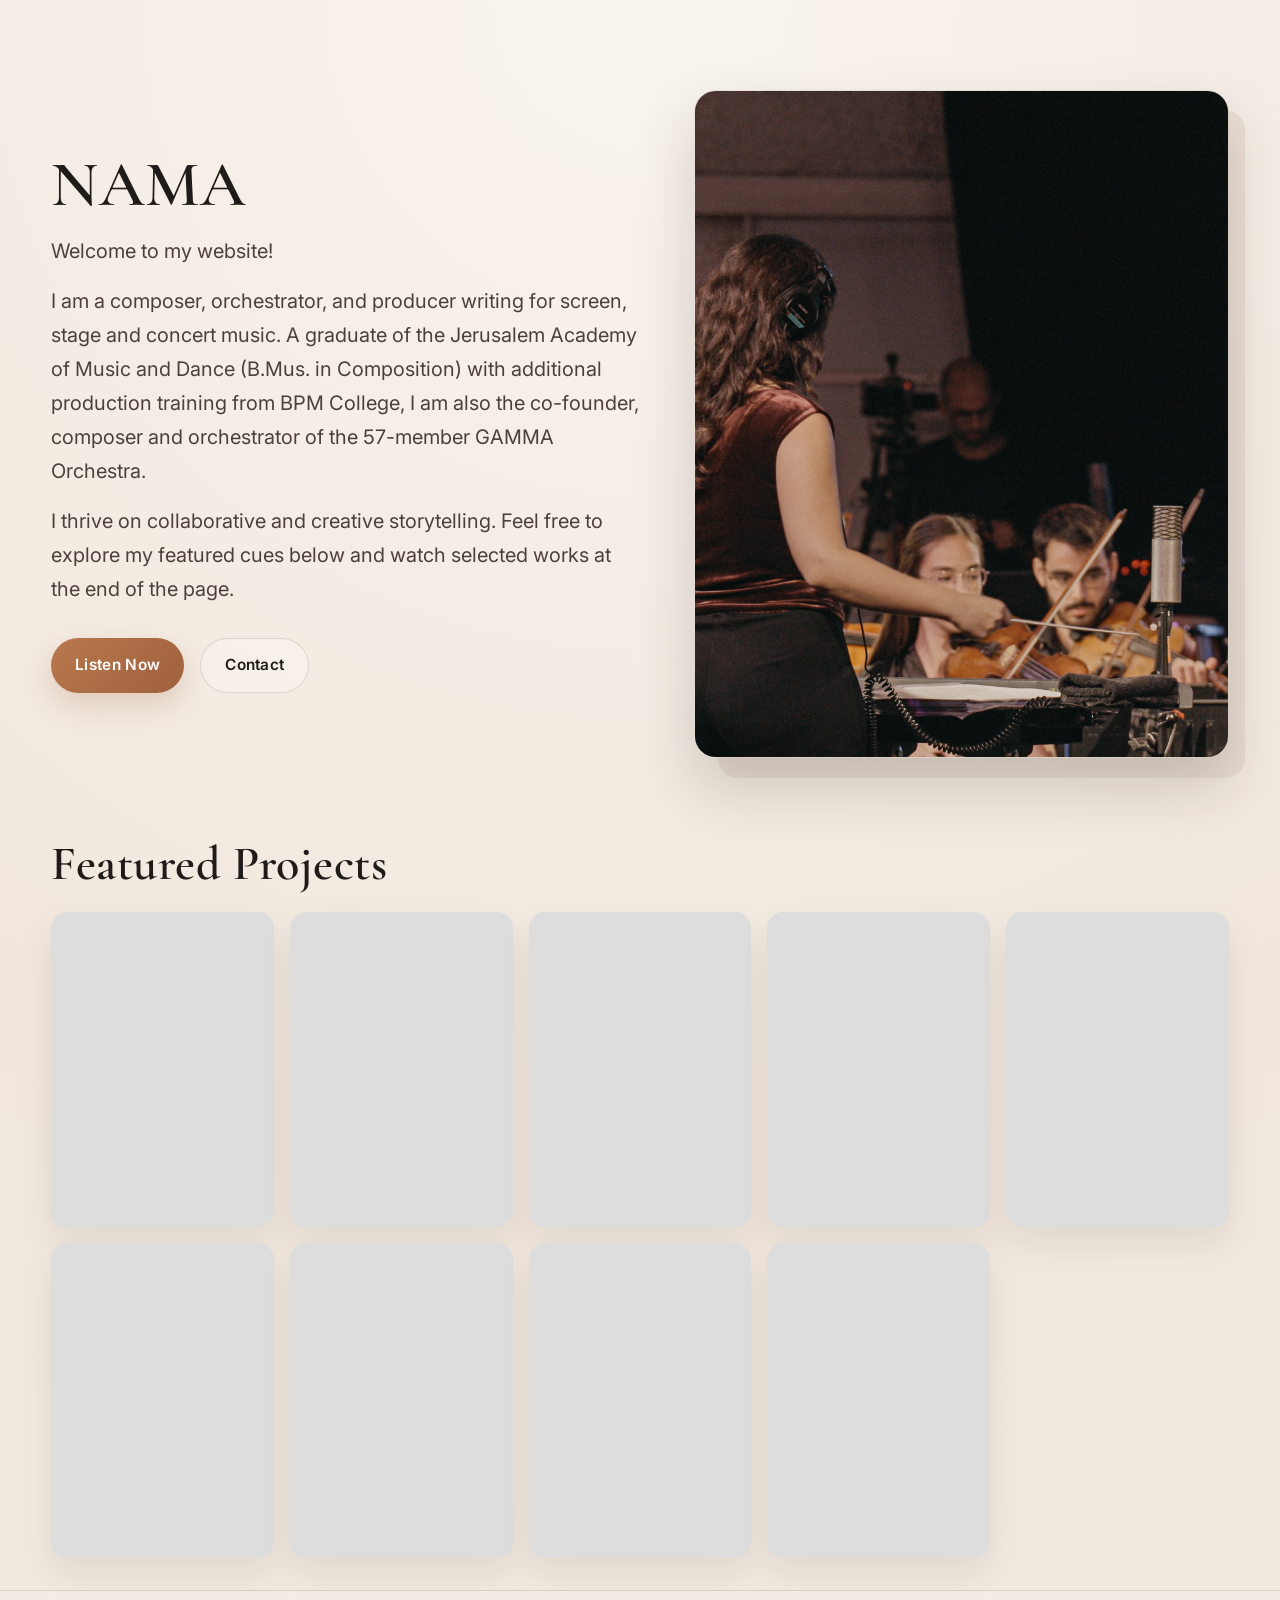
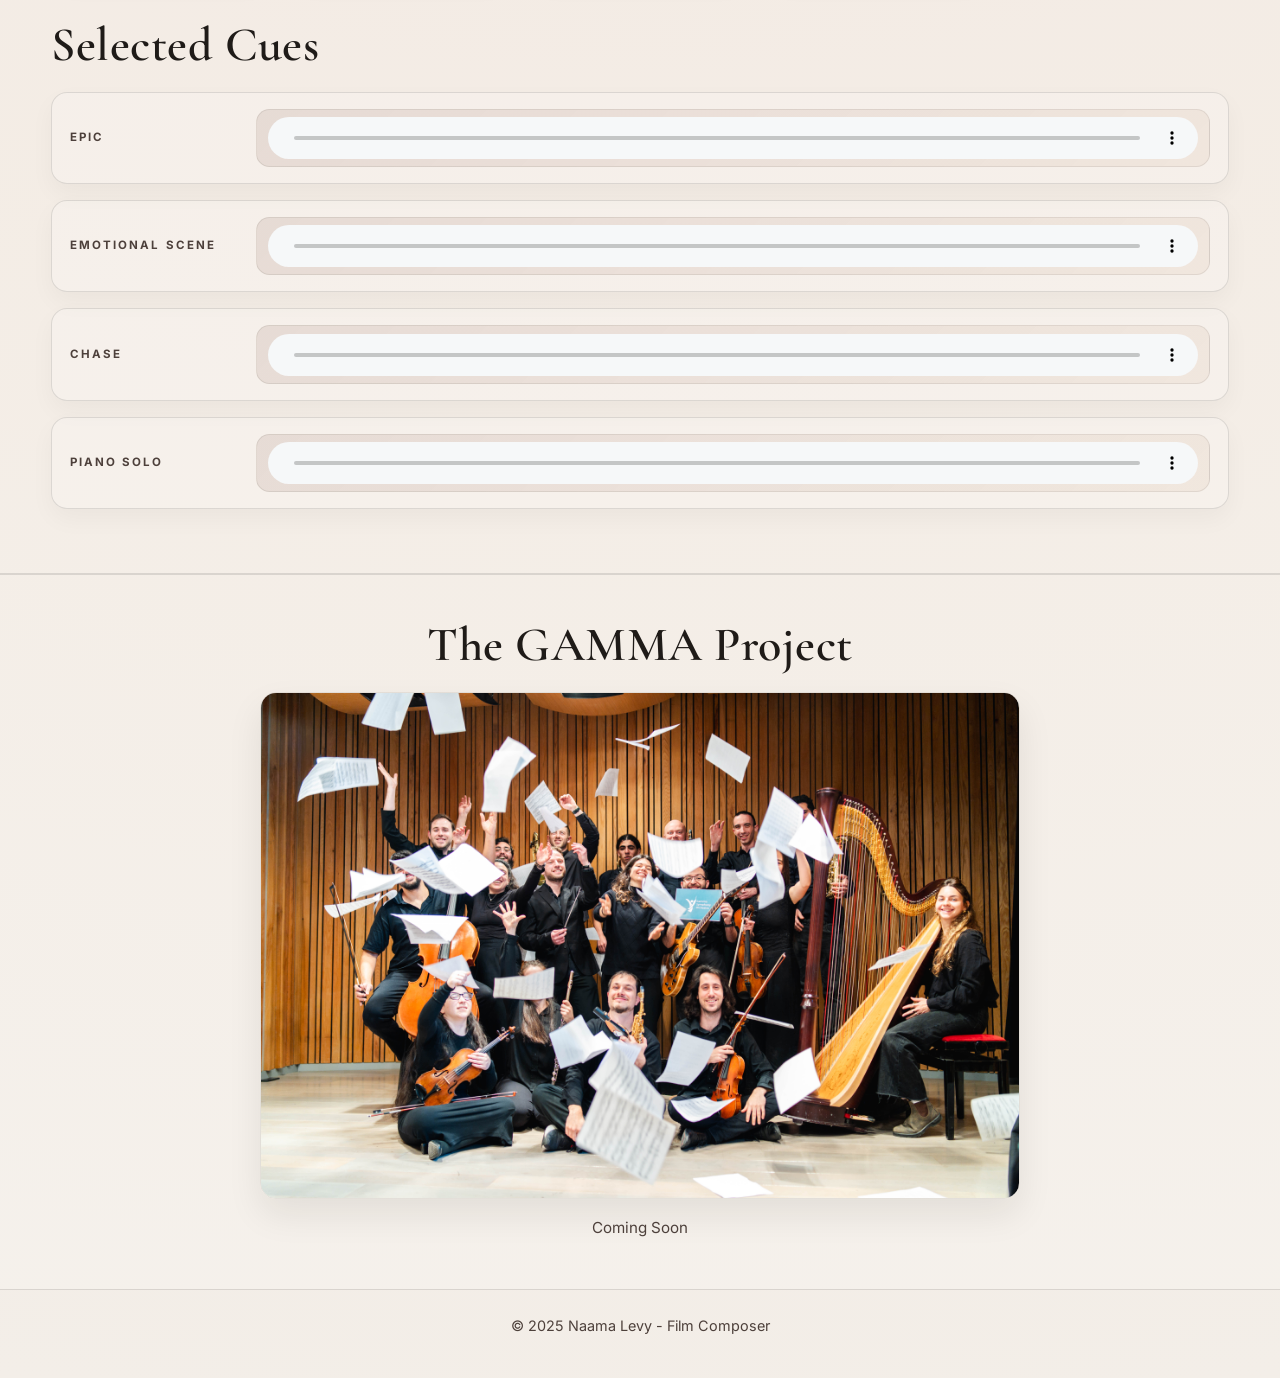
<file: index.html>
<!DOCTYPE html>
<html lang="en">
<head>
  <meta charset="UTF-8" />
  <meta name="viewport" content="width=device-width, initial-scale=1.0"/>
  <title>Naama Levy - Film Composer</title>
  <meta name="description" content="Naama Levy is a film composer weaving emotional textures for cinema and visual media. Listen to her original works and collaborations.">
  <meta name="google-site-verification" content="yZ535NMCRbD0_r8lAi-KvB7fwfm_bmotaOwZCMelc-Q" />
  <link rel="preconnect" href="https://fonts.googleapis.com">
  <link rel="preconnect" href="https://fonts.gstatic.com" crossorigin>
  <link href="https://fonts.googleapis.com/css2?family=Inter:wght@400;500;600;700&family=Cormorant+Garamond:wght@500;600;700&display=swap" rel="stylesheet">
  <link href="styles.css?v=3" rel="stylesheet" />
  <style>
    html {
      scroll-behavior: smooth;
    }
  </style>
</head>
<body>
  <section class="hero">
    <div class="text">
      <h1>NAMA</h1>
      <p>Welcome to my website!</p>
      <p>I am a composer, orchestrator, and producer writing for screen, stage and concert music. A graduate of the Jerusalem Academy of Music and Dance (B.Mus. in Composition) with additional production training from BPM College, I am also the co-founder, composer and orchestrator of the 57-member GAMMA Orchestra.</p>
      <p>I thrive on collaborative and creative storytelling. Feel free to explore my featured cues below and watch selected works at the end of the page.</p>
      <div class="buttons">
        <!-- הכפתור עכשיו מפנה לאזור הוידאו -->
        <a href="#video" class="btn">Listen Now</a>
        <a href="contact.html" class="btn-outline">Contact</a>
      </div>
    </div>
    <div class="photo">
      <img src="קונצרט לגיא-21 (2).jpg" alt="Naama conducting the orchestra"/>
    </div>
  </section>

  <!-- הוספתי id="video" כדי שהכפתור ידע לאן לגלול -->
  <section class="video" id="video">
    <h2>Featured Projects</h2>
    <div class="video-grid">
      <iframe width="560" height="315" src="https://www.youtube.com/embed/I92BnzmdCsM"
        title="YouTube video player" frameborder="0"
        allow="accelerometer; autoplay; clipboard-write; encrypted-media; gyroscope; picture-in-picture; web-share"
        allowfullscreen></iframe>

      <iframe width="560" height="315" src="https://www.youtube.com/embed/mJ_zWqs30a4"
        title="YouTube video player" frameborder="0"
        allow="accelerometer; autoplay; clipboard-write; encrypted-media; gyroscope; picture-in-picture; web-share"
        allowfullscreen></iframe>

      <iframe width="560" height="315" src="https://www.youtube.com/embed/8D7gqH303Hk"
        title="YouTube video player" frameborder="0"
        allow="accelerometer; autoplay; clipboard-write; encrypted-media; gyroscope; picture-in-picture"
        allowfullscreen></iframe>

      <iframe width="560" height="315" src="https://www.youtube.com/embed/XKZKmjnI4SQ?si=r5if4mRWKspw6esn"
        title="YouTube video player" frameborder="0"
        allowfullscreen></iframe>

      <iframe width="560" height="315" src="https://www.youtube.com/embed/41kyTBbSp6c?si=rjWxhiPx1g0I6ZIt"
        title="YouTube video player" frameborder="0"
        allowfullscreen></iframe>

      <iframe width="560" height="315" src="https://www.youtube.com/embed/neVHOVbSbHY"
        title="YouTube video player" frameborder="0"
        allow="accelerometer; autoplay; clipboard-write; encrypted-media; gyroscope; picture-in-picture; web-share"
        allowfullscreen></iframe>

      <iframe width="560" height="315" src="https://www.youtube.com/embed/VCuhhq0110s?si=eMgkffCMimznXdvb"
        title="YouTube video player" frameborder="0"
        allowfullscreen></iframe>

      <iframe width="560" height="315" src="https://www.youtube.com/embed/PsflvZTp9Ig?si=QRGZWdkUd63Rjjis"
        title="YouTube video player" frameborder="0"
        allow="accelerometer; autoplay; clipboard-write; encrypted-media; gyroscope; picture-in-picture; web-share"
        allowfullscreen></iframe>

      <iframe width="560" height="315" src="https://www.youtube.com/embed/DLkL1P6UH2g"
        title="YouTube video player" frameborder="0"
        allow="accelerometer; autoplay; clipboard-write; encrypted-media; gyroscope; picture-in-picture"
        allowfullscreen></iframe>

    </div>
  </section>

  <section class="audio">
    <h2>Selected Cues</h2>

    <div class="track">
      <span class="label">Epic</span>
      <div class="player">
        <audio controls preload="none">
          <source src="Audio/trailer music.wav" type="audio/wav"/>
        </audio>
      </div>
    </div>

    <div class="track">
      <span class="label">Emotional Scene</span>
      <div class="player">
        <audio controls preload="none">
          <source src="Audio/mood compositions- drama.mp3" type="audio/mpeg"/>
        </audio>
      </div>
    </div>

    <div class="track">
      <span class="label">Chase</span>
      <div class="player">
        <audio controls preload="none">
          <source src="Audio/mood compositions-chase scene.mp3" type="audio/mpeg"/>
        </audio>
      </div>
    </div>

    <div class="track">
      <span class="label">Piano Solo</span>
      <div class="player">
        <audio controls preload="none">
          <source src="Audio/mood compositions-piano solo.mp3" type="audio/mpeg"/>
        </audio>
      </div>
    </div>
  </section>

  <section class="gamma-project">
    <div class="gamma-project-inner">
      <h2>The GAMMA Project</h2>
      <img src="גמאכללי.jpg" alt="GAMMA Orchestra" />
      <p>Coming Soon</p>
    </div>
  </section>

  <footer>
    <p>© 2025 Naama Levy - Film Composer</p>
  </footer>

  <!-- נגן-יחיד: כשאחד מתחיל לנגן — הישן נעצר ומאופס -->
  <script>
  document.addEventListener('DOMContentLoaded', () => {
    const players = document.querySelectorAll('audio');
    let currentlyPlaying = null;

    players.forEach(player => {
      player.addEventListener('play', function() {
        // עוצרים את הנגן הקודם אם יש כזה
        if (currentlyPlaying && currentlyPlaying !== this) {
          currentlyPlaying.pause();
          currentlyPlaying.currentTime = 0;
        }
        
        currentlyPlaying = this;
      });

      player.addEventListener('ended', function() {
        if (currentlyPlaying === this) {
          currentlyPlaying = null;
        }
      });

      player.addEventListener('pause', function() {
        if (currentlyPlaying === this) {
          currentlyPlaying = null;
        }
      });
    });
  });
  </script>
</body>
</html>
</file>
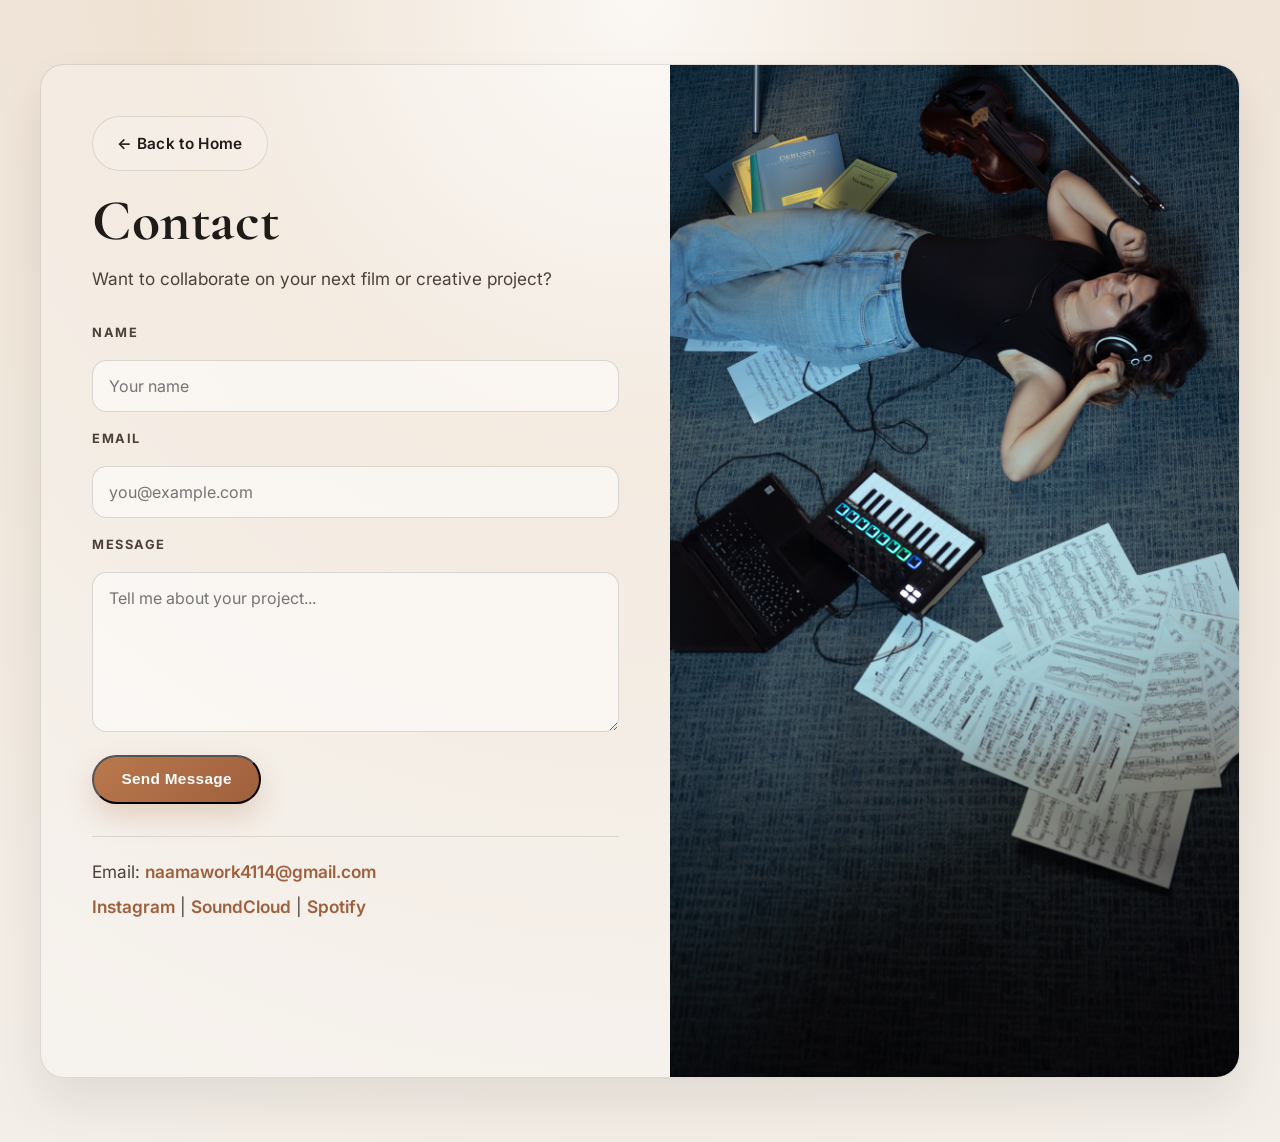
<file: contact.html>
<!DOCTYPE html>
<html lang="en">
<head>
  <meta charset="UTF-8" />
  <meta name="viewport" content="width=device-width, initial-scale=1.0"/>
  <title>Contact - Naama Levy</title>
  <link rel="preconnect" href="https://fonts.googleapis.com">
  <link rel="preconnect" href="https://fonts.gstatic.com" crossorigin>
  <link href="https://fonts.googleapis.com/css2?family=Inter:wght@400;500;600;700&family=Cormorant+Garamond:wght@500;600;700&display=swap" rel="stylesheet"/>
  <link href="styles.css" rel="stylesheet" />
</head>
<body>
  <section class="contact-page">
    <div class="contact-content">
      <div class="contact-text">
      <a href="index.html" class="btn-outline">← Back to Home</a>
      <h1>Contact</h1>
        <p>Want to collaborate on your next film or creative project?</p>

        <!-- IMPORTANT: add name attributes + enctype -->
        <form action="https://formspree.io/f/xjkaenrr" method="POST" accept-charset="UTF-8" enctype="application/x-www-form-urlencoded">
          <label>Name</label>
          <input type="text" name="name" placeholder="Your name" autocomplete="name" required>

          <label>Email</label>
          <input type="email" name="email" placeholder="you@example.com" autocomplete="email" required>

          <label>Message</label>
          <textarea name="message" placeholder="Tell me about your project..." required></textarea>

          <!-- Optional: redirect to a thank-you page after submit -->
          <!-- <input type="hidden" name="_redirect" value="https://your-domain.com/thank-you.html"> -->

          <button type="submit" class="btn">Send Message</button>
        </form>

        <footer>
          <p>Email: <a href="mailto:naamawork4114@gmail.com">naamawork4114@gmail.com</a></p>
          <p>
            <a href="https://www.instagram.com/namamusic_?igsh=MWhwdDU5dHJ2b3I1bw==" rel="noopener">Instagram</a> |
            <a href="https://on.soundcloud.com/EIhRfGjLY3IXzKRMdm" rel="noopener">SoundCloud</a> |
            <a href="https://open.spotify.com/artist/6xqLxU0YkHFfTt0q7gUsb3?si=ycbpFoM0QKawZ-4SWGgIuQ" rel="noopener">Spotify</a>
          </p>
        </footer>
      </div>

      <div class="contact-image">
        <img src="Contact.jpg" alt="Naama Levy working in studio"/>
      </div>
    </div>
  </section>
</body>
</html>
</file>
<file: styles.css>
:root {
  --bg: #f3eee8;
  --bg-deep: #eadcc6;
  --bg-panel: rgba(255,255,255,0.35);
  --card: #f9f4ee;
  --ink: #1f1b18;
  --ink-soft: #4d403b;
  --espresso: #2f2a27;
  --bronze: #b9784d;
  --bronze-deep: #9f603d;
  --rust: #8d4d38;
  --line: rgba(31, 27, 24, 0.12);
  --shadow: rgba(24, 18, 15, 0.13);
}

* {
  box-sizing: border-box;
}

html {
  scroll-behavior: smooth;
  background: var(--bg);
}

body {
  margin: 0;
  font-family: "Inter", "Segoe UI", sans-serif;
  background: radial-gradient(circle at top, #f9f4ee 0%, #f1e7dd 38%, var(--bg) 100%);
  color: var(--ink);
  line-height: 1.7;
}

img {
  display: block;
  max-width: 100%;
  height: auto;
}

a {
  color: inherit;
}

h1,
h2 {
  margin: 0;
  font-family: "Cormorant Garamond", Georgia, serif;
  color: var(--ink);
  line-height: 0.94;
  letter-spacing: 0.01em;
}

p {
  margin: 0;
}

.hero {
  max-width: 1280px;
  margin: 0 auto;
  padding: clamp(3rem, 7vw, 6rem) clamp(1.25rem, 4vw, 4.5rem) 2.25rem;
  display: grid;
  grid-template-columns: minmax(0, 1.05fr) minmax(0, 0.95fr);
  gap: clamp(2rem, 4vw, 4.5rem);
  align-items: center;
}

.hero .text {
  max-width: 640px;
}

.hero h1 {
  font-size: clamp(3.2rem, 5vw, 5.7rem);
  font-weight: 600;
  margin-bottom: 1.15rem;
}

.hero p {
  font-size: clamp(1.05rem, 0.8vw + 0.9rem, 1.25rem);
  color: var(--ink-soft);
  max-width: 590px;
  margin-bottom: 1rem;
}

.hero p:last-of-type {
  margin-bottom: 2rem;
}

.buttons {
  display: flex;
  flex-wrap: wrap;
  gap: 1rem;
}

.btn,
.btn-outline {
  display: inline-flex;
  align-items: center;
  justify-content: center;
  min-height: 48px;
  padding: 0.85rem 1.5rem;
  border-radius: 999px;
  text-decoration: none;
  font-size: 0.96rem;
  font-weight: 600;
  letter-spacing: 0.02em;
  transition: transform 0.2s ease, box-shadow 0.2s ease, background 0.2s ease, border-color 0.2s ease;
}

.btn {
  background: linear-gradient(135deg, var(--bronze) 0%, var(--bronze-deep) 100%);
  color: #fff;
  box-shadow: 0 12px 28px rgba(158, 96, 61, 0.22);
}

.btn:hover {
  transform: translateY(-1px);
  box-shadow: 0 16px 34px rgba(158, 96, 61, 0.28);
}

.btn-outline {
  background: rgba(255,255,255,0.26);
  border: 1px solid var(--line);
  color: var(--ink);
}

.btn-outline:hover {
  transform: translateY(-1px);
  border-color: rgba(31, 27, 24, 0.2);
  box-shadow: 0 12px 24px rgba(26, 22, 18, 0.08);
}

.photo {
  position: relative;
  display: flex;
  justify-content: flex-end;
}

.photo::before {
  content: "";
  position: absolute;
  inset: 1.25rem -1rem -1.25rem 1.5rem;
  background: linear-gradient(135deg, rgba(182, 129, 96, 0.15), rgba(95, 72, 61, 0.08));
  border-radius: 1.25rem;
  z-index: 0;
}

.photo img {
  position: relative;
  z-index: 1;
  width: min(680px, 100%);
  border-radius: 1.35rem;
  border: 1px solid rgba(31, 27, 24, 0.08);
  box-shadow: 0 30px 60px rgba(38, 29, 24, 0.18);
  object-fit: cover;
  object-position: center 50%;
  aspect-ratio: 4 / 5;
}

.audio {
  padding: 2rem clamp(1.25rem, 4vw, 4.5rem) 3rem;
  border-top: 1px solid var(--line);
  border-bottom: 1px solid var(--line);
  background: rgba(255,255,255,0.14);
}

.audio-inner,
.video,
.gamma-project-inner,
footer {
  max-width: 1280px;
  margin: 0 auto;
}

.audio h2,
.video h2,
.gamma-project h2 {
  font-size: clamp(2.2rem, 2vw + 1.4rem, 3.2rem);
  font-weight: 600;
  margin-bottom: 1.5rem;
}

.track {
  display: grid;
  grid-template-columns: 170px minmax(0, 1fr);
  gap: 1rem;
  align-items: center;
  margin-bottom: 1rem;
  padding: 1rem 1.1rem;
  border: 1px solid var(--line);
  border-radius: 1rem;
  background: rgba(255,255,255,0.2);
  box-shadow: 0 10px 24px rgba(34, 26, 22, 0.04);
}

.label {
  font-size: 0.72rem;
  font-weight: 700;
  letter-spacing: 0.18em;
  text-transform: uppercase;
  color: var(--ink-soft);
}

.player {
  position: relative;
  background: linear-gradient(135deg, rgba(120, 76, 61, 0.12), rgba(184, 120, 77, 0.08));
  border: 1px solid rgba(31, 27, 24, 0.08);
  border-radius: 0.85rem;
  padding: 0.45rem 0.7rem;
}

.player audio {
  width: 100%;
  height: 42px;
  display: block;
  filter: saturate(0.9) contrast(1.04);
  border-radius: 0.7rem;
}

.video {
  padding: 3rem clamp(1.25rem, 4vw, 4.5rem) 2rem;
}

.video-grid {
  display: grid;
  grid-template-columns: repeat(5, minmax(0, 1fr));
  gap: 1rem;
}

.video-grid iframe {
  width: 100%;
  aspect-ratio: 16 / 9;
  border: 0;
  border-radius: 1rem;
  background: #ddd;
  box-shadow: 0 16px 35px rgba(26, 22, 18, 0.08);
}

.gamma-project {
  padding: 3rem clamp(1.25rem, 4vw, 4.5rem);
  border-top: 1px solid var(--line);
  background: rgba(255,255,255,0.14);
}

.gamma-project-inner {
  text-align: center;
}

.gamma-project img {
  display: block;
  width: min(100%, 760px);
  aspect-ratio: 3 / 2;
  object-fit: cover;
  margin: 0 auto;
  border: 1px solid rgba(31, 27, 24, 0.08);
  border-radius: 1rem;
  box-shadow: 0 16px 35px rgba(26, 22, 18, 0.08);
}

.gamma-project p {
  margin-top: 1rem;
  color: var(--ink-soft);
  font-size: 0.95rem;
}

footer {
  padding: 1.5rem 1rem 2.5rem;
  text-align: center;
  color: var(--ink-soft);
  font-size: 0.9rem;
  border-top: 1px solid var(--line);
}

.contact-page {
  min-height: 100vh;
  padding: clamp(2.5rem, 5vw, 5rem) clamp(1.1rem, 3vw, 4rem);
  background: radial-gradient(circle at top, rgba(255,255,255,0.35), rgba(235, 220, 201, 0.5) 35%, var(--bg) 100%);
}

.contact-content {
  max-width: 1200px;
  margin: 0 auto;
  display: grid;
  grid-template-columns: minmax(0, 1.05fr) minmax(0, 0.95fr);
  background: rgba(255,255,255,0.3);
  border: 1px solid var(--line);
  border-radius: 1.5rem;
  overflow: hidden;
  box-shadow: 0 24px 46px rgba(29, 24, 20, 0.08);
}

.contact-text {
  padding: clamp(2rem, 4vw, 4rem);
}

.contact-text h1 {
  font-size: clamp(2.5rem, 3vw + 1.2rem, 4rem);
  margin: 0 0 1rem;
}

.contact-text p {
  max-width: 560px;
  font-size: 1.08rem;
  color: var(--ink-soft);
  margin: 0 0 1.8rem;
}

form {
  display: flex;
  flex-direction: column;
  gap: 1rem;
  max-width: 610px;
}

label {
  font-size: 0.8rem;
  font-weight: 700;
  letter-spacing: 0.12em;
  text-transform: uppercase;
  color: var(--ink-soft);
}

input,
textarea {
  width: 100%;
  padding: 0.95rem 1rem;
  border: 1px solid rgba(31, 27, 24, 0.15);
  border-radius: 0.9rem;
  background: rgba(255,255,255,0.5);
  color: var(--ink);
  font-family: "Inter", sans-serif;
  font-size: 1rem;
  transition: border-color 0.2s ease, box-shadow 0.2s ease, background 0.2s ease;
}

input:focus,
textarea:focus {
  outline: none;
  border-color: rgba(157, 95, 64, 0.52);
  box-shadow: 0 0 0 4px rgba(157, 95, 64, 0.1);
  background: rgba(255,255,255,0.7);
}

textarea {
  min-height: 160px;
  resize: vertical;
}

.contact-text .btn {
  align-self: flex-start;
  margin-top: 0.4rem;
  padding-inline: 1.7rem;
}

.contact-text .btn-outline {
  display: inline-block;
  margin-bottom: 1.4rem;
  background: rgba(255,255,255,0.18);
}

.contact-text footer {
  margin-top: 2rem;
  padding: 1.25rem 0 0;
  border-top: 1px solid var(--line);
  text-align: left;
  max-width: 100%;
}

.contact-text footer p {
  margin-bottom: 0.35rem;
}

.contact-text footer a {
  color: var(--bronze-deep);
  text-decoration: none;
  font-weight: 600;
}

.contact-text footer a:hover {
  text-decoration: underline;
}

.contact-image {
  min-height: 100%;
  background: #e7d7c6;
}

.contact-image img {
  width: 100%;
  height: 100%;
  object-fit: cover;
}

@media (max-width: 900px) {
  .video-grid {
    grid-template-columns: repeat(3, minmax(0, 1fr));
  }

  .hero {
    grid-template-columns: 1fr;
    padding-top: 2rem;
  }

  .hero .text {
    max-width: 100%;
  }

  .photo {
    justify-content: center;
  }

  .photo::before {
    inset: 0.75rem 0.4rem -0.8rem 0.4rem;
  }

  .photo img {
    width: min(100%, 520px);
    border-radius: 1rem;
    object-position: center 50%;
  }

  .track {
    grid-template-columns: 1fr;
  }

  .contact-content {
    grid-template-columns: 1fr;
  }

  .contact-image {
    order: -1;
    min-height: 320px;
  }

  .contact-text {
    padding-top: 2rem;
  }
}

@media (max-width: 560px) {
  .hero,
  .audio,
  .video,
  .gamma-project,
  .contact-page {
    padding-left: 1rem;
    padding-right: 1rem;
  }

  .video-grid {
    grid-template-columns: 1fr;
  }

  .buttons {
    flex-direction: column;
    align-items: stretch;
  }

  .btn,
  .btn-outline,
  .contact-text .btn {
    width: 100%;
  }

  .contact-text footer {
    text-align: left;
  }
}

@media (prefers-reduced-motion: reduce) {
  *, *::before, *::after {
    animation-duration: 0.01ms !important;
    animation-iteration-count: 1 !important;
    transition-duration: 0.01ms !important;
    scroll-behavior: auto !important;
  }
}
</file>
